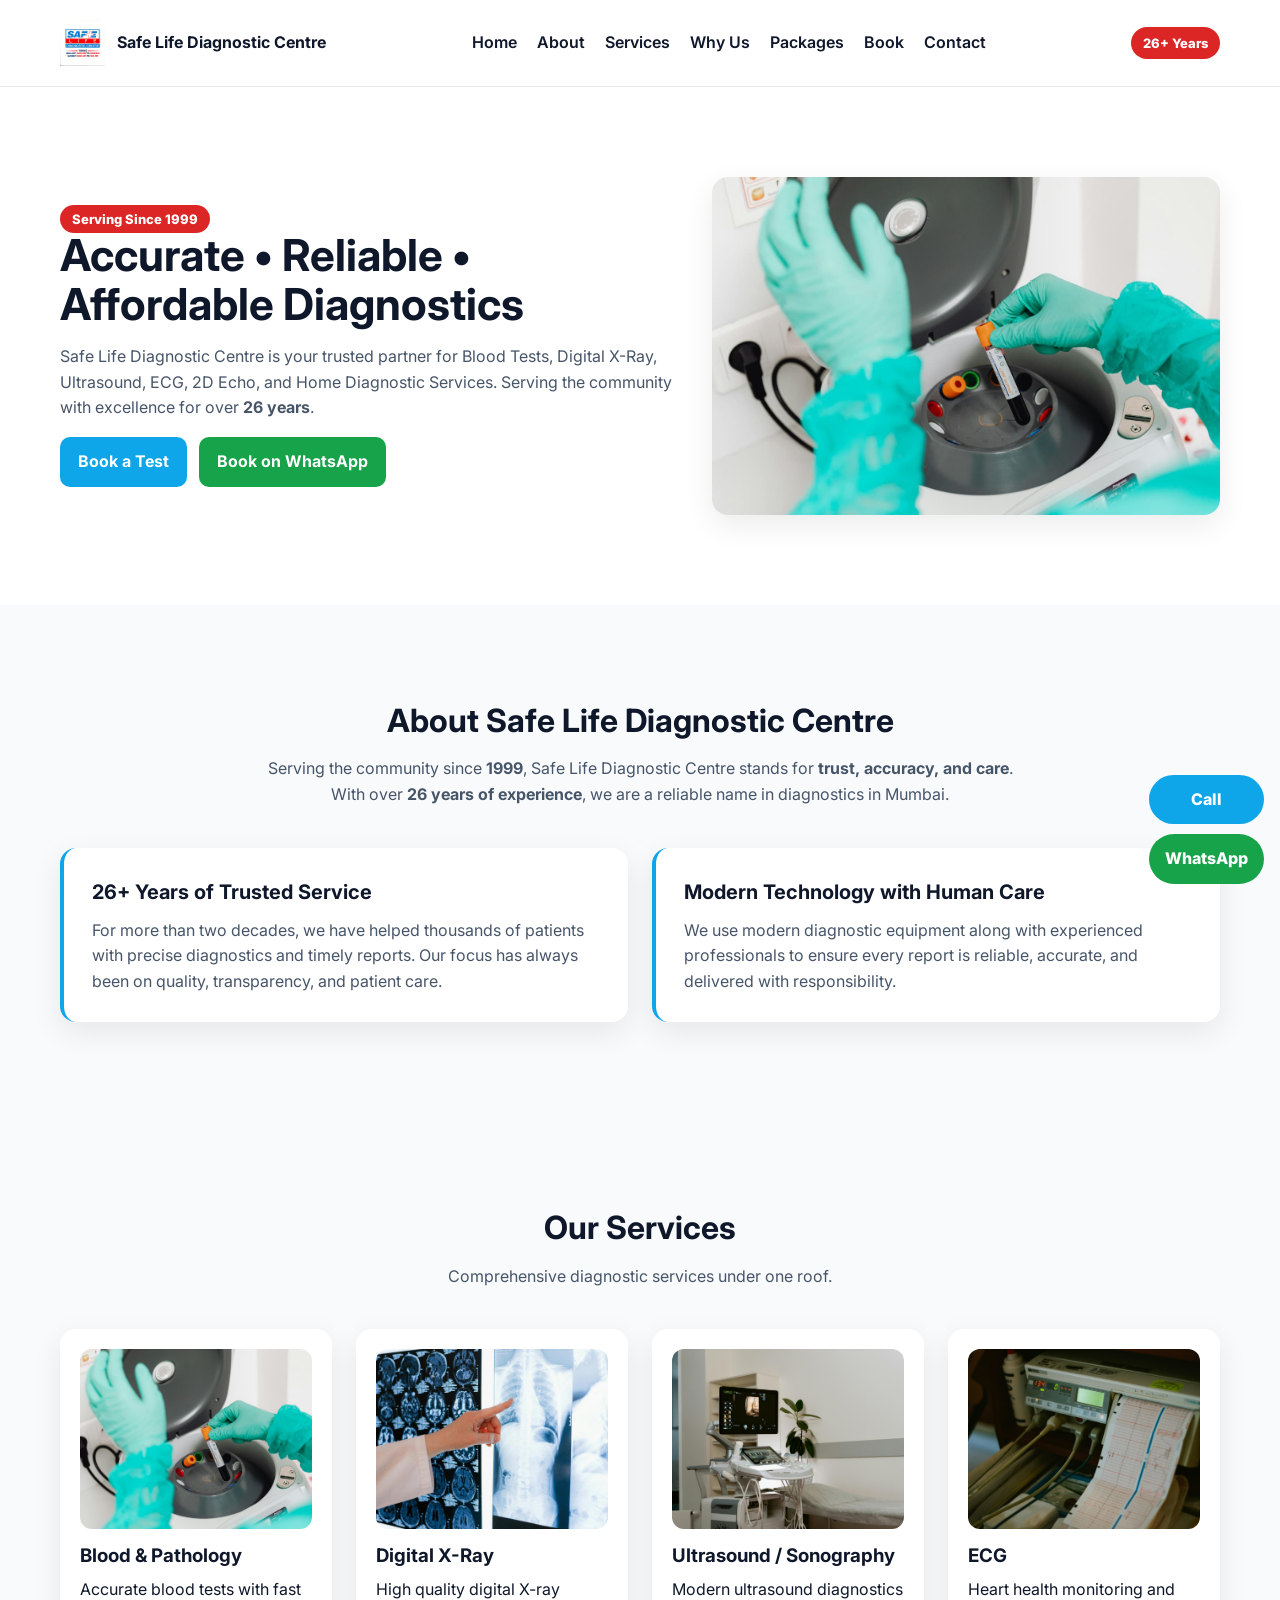
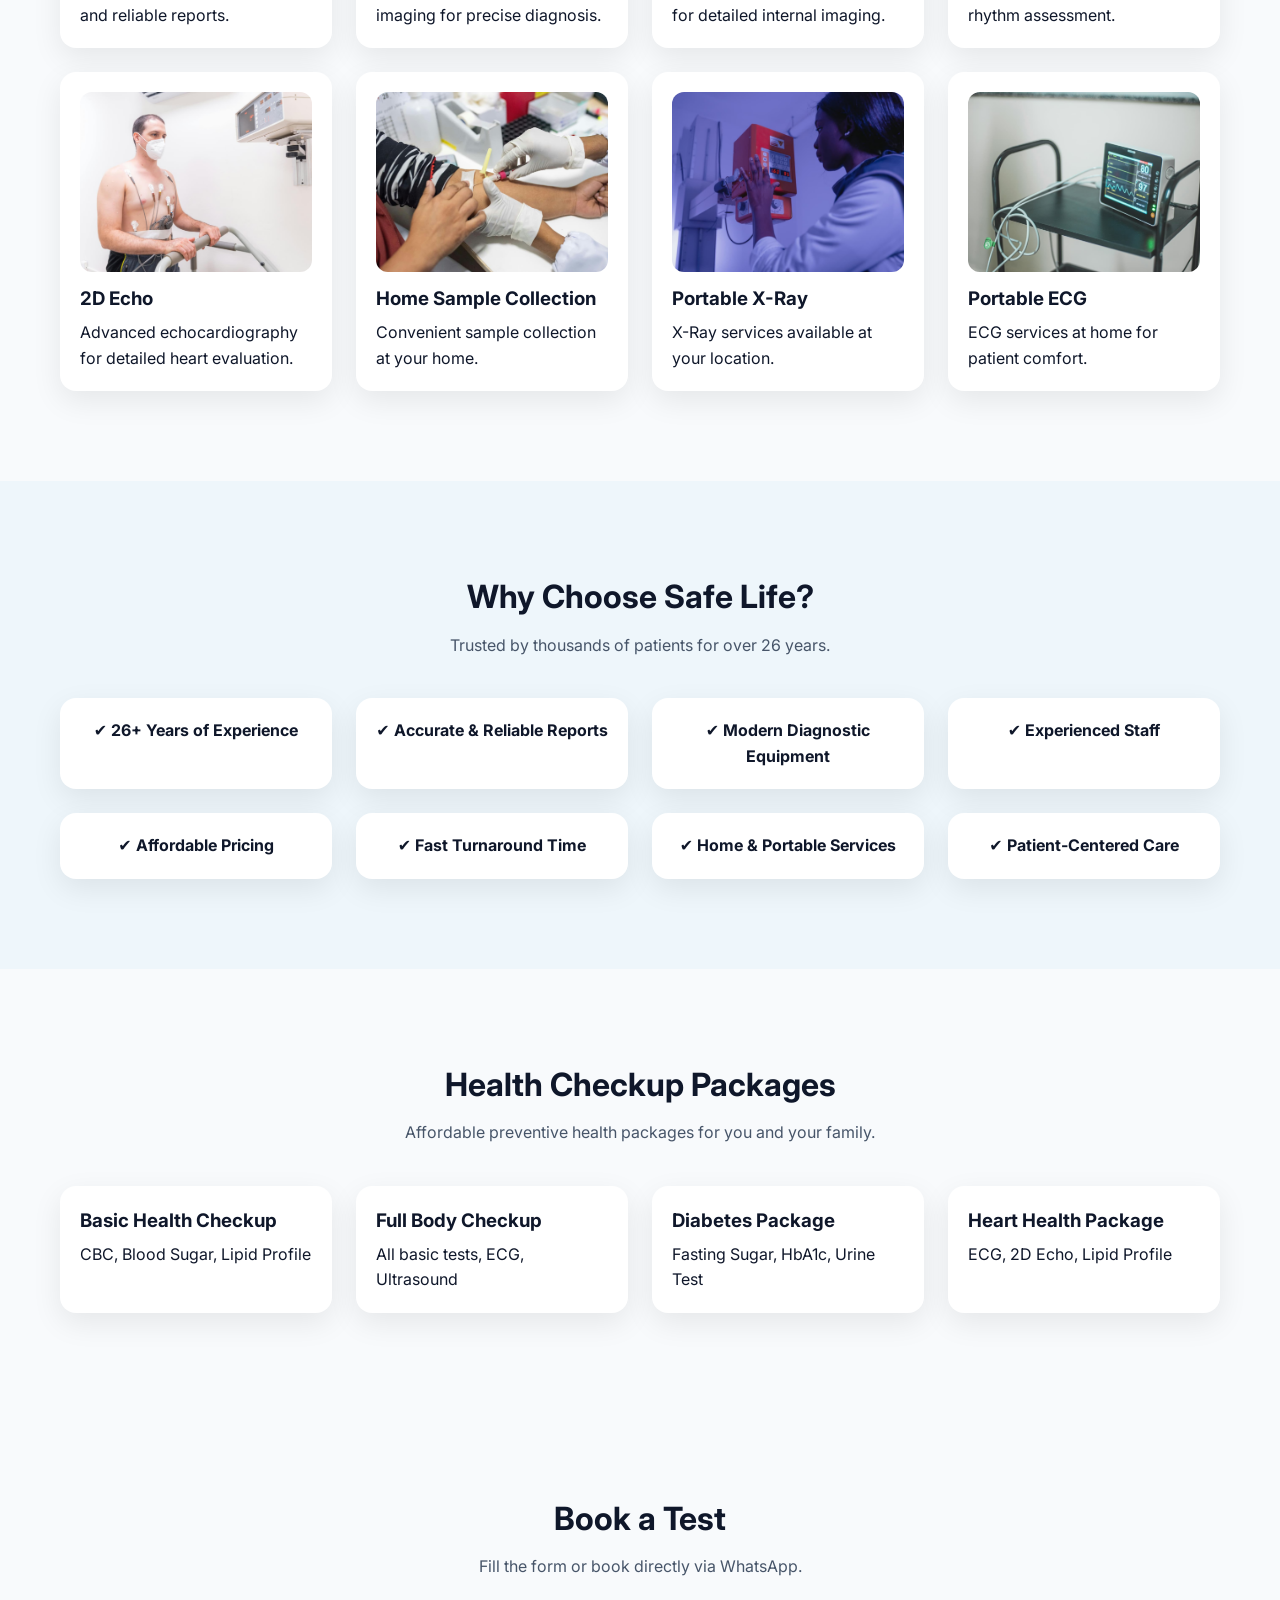
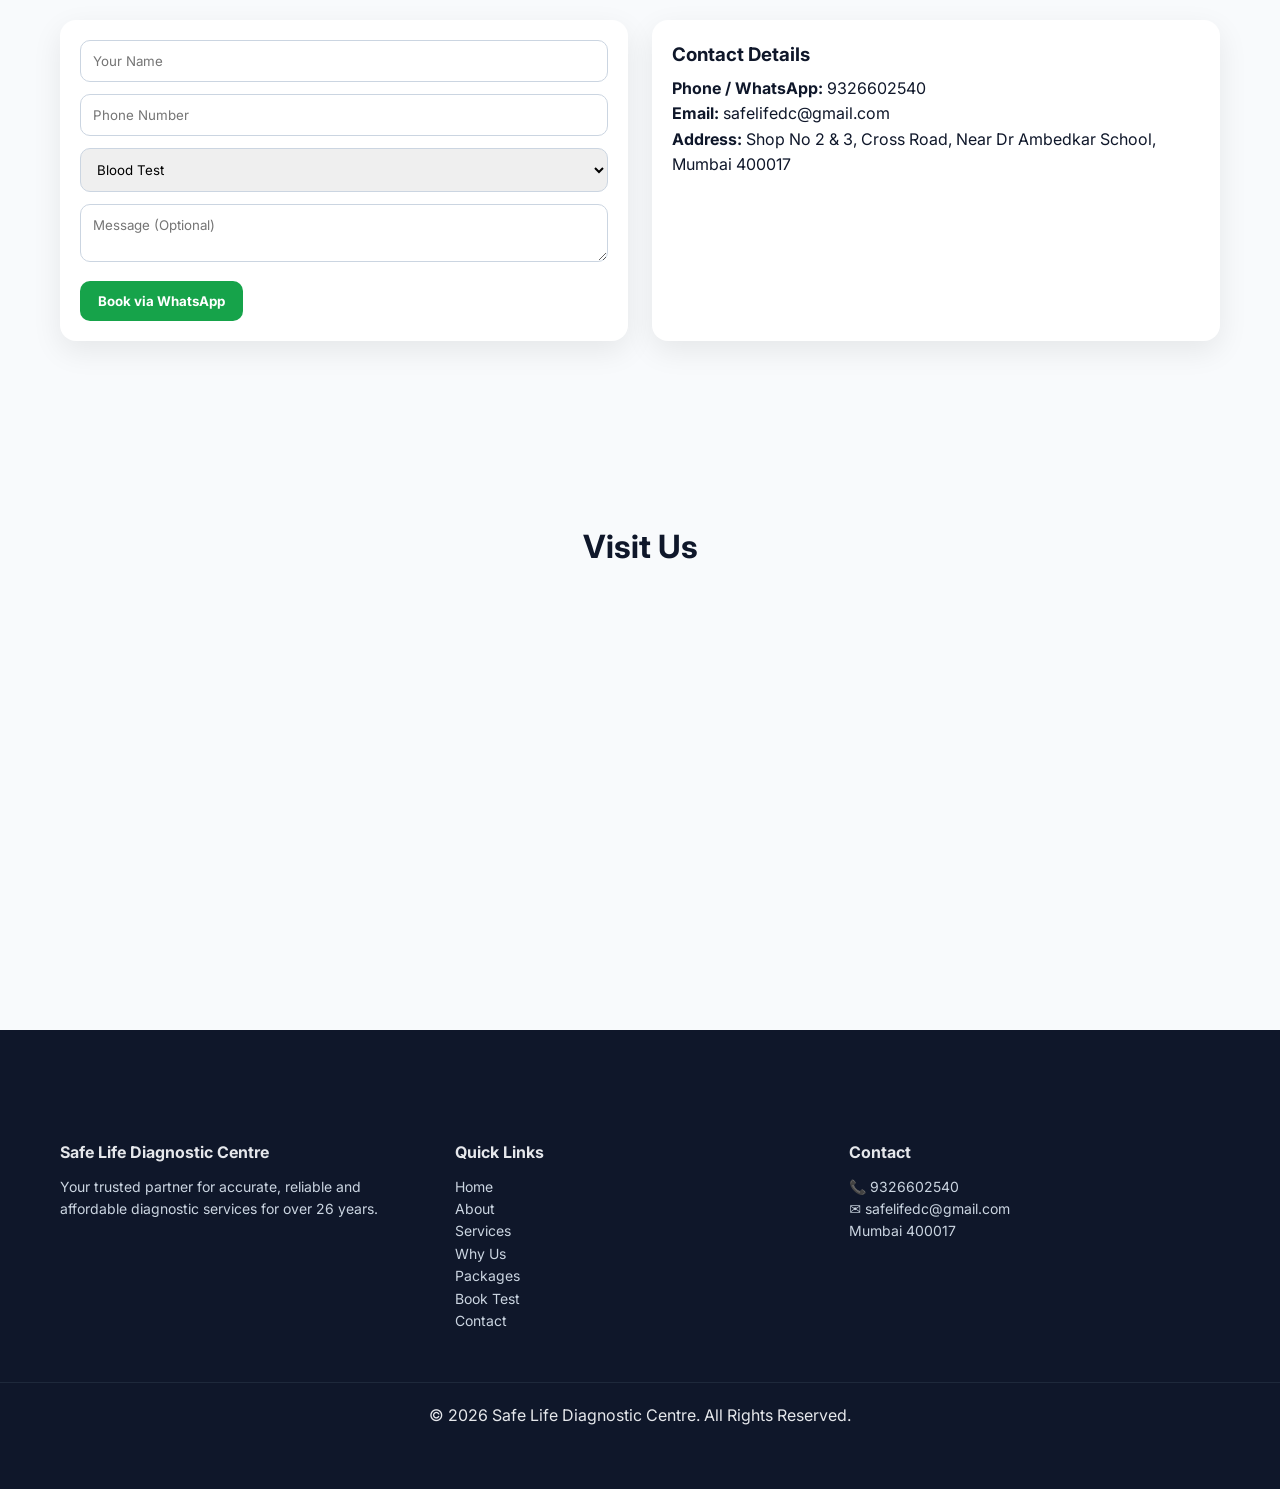
<file: index.html>
<!DOCTYPE html>
<html lang="en">
<head>
<meta charset="UTF-8">
<meta name="viewport" content="width=device-width, initial-scale=1.0">
<title>Safe Life Diagnostic Centre | Accurate • Reliable • Affordable Diagnostics</title>
<meta name="description" content="Safe Life Diagnostic Centre, Mumbai. 26+ years of trusted diagnostics. Blood Tests, Digital X-Ray, Ultrasound, ECG, 2D Echo, Home Sample Collection, Portable X-Ray and Portable ECG. Call 9326602540 or WhatsApp for booking.">

<!-- Simple clean typography -->
<link href="https://fonts.googleapis.com/css2?family=Inter:wght@300;400;600;700;800&display=swap" rel="stylesheet">

<style>
:root{
  --primary:#0ea5e9;
  --secondary:#16a34a;
  --accent:#dc2626;
  --dark:#0f172a;
  --muted:#475569;
  --light:#f8fafc;
  --card:#ffffff;
  --shadow:0 10px 30px rgba(0,0,0,0.08);
  --radius:16px;
}
*{box-sizing:border-box;margin:0;padding:0}
body{
  background:var(--light);
  color:var(--dark);
  line-height:1.6;
  font-family:Inter,system-ui,sans-serif;
}
h1,h2,h3,h4{font-weight:700}
a{text-decoration:none;color:inherit}
img{max-width:100%;display:block}
.container{max-width:1200px;margin:auto;padding:20px}

/* ===== LOADER ===== */
#loader{
  position:fixed;
  inset:0;
  background:#ffffff;
  display:flex;
  align-items:center;
  justify-content:center;
  z-index:9999;
}
.loader-box{text-align:center}
.loader-box h1{
  font-size:52px;
  font-weight:800;
  letter-spacing:2px;
  background:linear-gradient(90deg, #0ea5e9, #dc2626);
  -webkit-background-clip:text;
  -webkit-text-fill-color:transparent;
}
.loader-line{
  width:220px;
  height:4px;
  background:#e5e7eb;
  border-radius:999px;
  overflow:hidden;
  margin:16px auto 0;
}
.loader-line span{
  display:block;
  height:100%;
  width:40%;
  background:#0ea5e9;
  animation:loading 1.2s infinite;
}
@keyframes loading{
  0%{transform:translateX(-100%)}
  100%{transform:translateX(300%)}
}

/* Header */
header{position:sticky;top:0;z-index:100;background:#fff;border-bottom:1px solid #e5e7eb}
.nav{display:flex;align-items:center;justify-content:space-between;gap:16px}
.nav-left{display:flex;align-items:center;gap:12px}
.nav img{height:46px}
.nav ul{display:flex;gap:20px;list-style:none;font-weight:600}
.nav ul a{color:#0f172a}
.badge{background:var(--accent);color:#fff;padding:6px 12px;border-radius:999px;font-weight:800;font-size:13px}

/* Buttons */
.btn{display:inline-block;padding:12px 18px;border-radius:10px;font-weight:700;border:none;cursor:pointer;font-family:Inter}
.btn-primary{background:var(--primary);color:#fff}
.btn-secondary{background:var(--secondary);color:#fff}

/* Hero */
.hero{background:#ffffff}
.hero-grid{display:grid;grid-template-columns:1.1fr 0.9fr;gap:32px;align-items:center}
.hero h1{font-size:44px;line-height:1.1}
.hero p{margin:16px 0;color:var(--muted)}
.hero img{width:100%;border-radius:var(--radius);box-shadow:var(--shadow)}

/* Sections */
section{padding:70px 0}
h2{text-align:center;font-size:32px;margin-bottom:10px}
.subtitle{text-align:center;color:var(--muted);max-width:760px;margin:0 auto 40px}

/* Grids */
.grid{display:grid;gap:24px}
.grid-3{grid-template-columns:repeat(auto-fit,minmax(260px,1fr))}
.grid-4{grid-template-columns:repeat(auto-fit,minmax(220px,1fr))}

/* Cards */
.card{background:var(--card);border-radius:var(--radius);padding:20px;box-shadow:var(--shadow)}
.card img{width:100%;height:180px;object-fit:cover;border-radius:12px;margin-bottom:12px}
.card h3{margin-bottom:6px}

/* About highlight */
.about-highlight{
  display:grid;
  grid-template-columns:1fr 1fr;
  gap:24px;
  margin-top:30px;
}
.about-box{
  background:#ffffff;
  padding:28px;
  border-radius:var(--radius);
  box-shadow:var(--shadow);
  border-left:4px solid var(--primary);
}
.about-box h3{font-size:20px;margin-bottom:10px}
.about-box p{color:var(--muted)}

/* Why */
.why{background:#eef6fb}
.why-item{text-align:center;font-weight:700}

/* Booking */
.book-grid{display:grid;grid-template-columns:1fr 1fr;gap:24px}
input,select,textarea{
  width:100%;
  padding:12px;
  border-radius:10px;
  border:1px solid #cbd5e1;
  margin-bottom:12px;
  font-family:Inter;
}

/* Footer */
footer{
  background:#0f172a;
  color:#e5e7eb;
  padding:90px 0 40px;
}
footer h4{margin-bottom:10px}
footer p,footer li{font-size:14px;color:#cbd5e1}
footer ul{list-style:none}
.footer-bottom{text-align:center;padding:20px;border-top:1px solid #1e293b;margin-top:30px}

/* Floating buttons */
.floating{position:fixed;right:16px;bottom:16px;display:flex;flex-direction:column;gap:10px;z-index:200}
.floating a{padding:12px 16px;border-radius:999px;color:#fff;font-weight:800;text-align:center}
.call{background:var(--primary)}
.wa{background:var(--secondary)}

@media(max-width:900px){
  .hero-grid,.book-grid,.about-highlight{grid-template-columns:1fr}
  .hero h1{font-size:32px}
  .nav ul{display:none}
}
</style>
</head>
<body>

<!-- LOADER -->
<div id="loader">
  <div class="loader-box">
    <h1>SAFE LIFE</h1>
    <div class="loader-line"><span></span></div>
  </div>
</div>

<header>
  <div class="container nav">
    <div class="nav-left">
      <img src="logo.png" alt="Safe Life Logo">
      <strong>Safe Life Diagnostic Centre</strong>
    </div>
    <ul>
      <li><a href="#home">Home</a></li>
      <li><a href="#about">About</a></li>
      <li><a href="#services">Services</a></li>
      <li><a href="#why">Why Us</a></li>
      <li><a href="#packages">Packages</a></li>
      <li><a href="#book">Book</a></li>
      <li><a href="#contact">Contact</a></li>
    </ul>
    <span class="badge">26+ Years</span>
  </div>
</header>

<!-- HERO -->
<section id="home" class="hero">
  <div class="container hero-grid">
    <div>
      <span class="badge">Serving Since 1999</span>
      <h1>Accurate • Reliable • Affordable Diagnostics</h1>
      <p>
        Safe Life Diagnostic Centre is your trusted partner for Blood Tests, Digital X-Ray, Ultrasound, ECG, 2D Echo, and Home Diagnostic Services.
        Serving the community with excellence for over <strong>26 years</strong>.
      </p>
      <div style="display:flex;gap:12px;flex-wrap:wrap">
        <a class="btn btn-primary" href="#book">Book a Test</a>
        <a class="btn btn-secondary" href="https://wa.me/919326602540?text=Hello%20Safe%20Life%20Diagnostic%20Centre,%20I%20would%20like%20to%20book%20a%20diagnostic%20test.%0AName:%0APhone:%0ATest%20Required:%0APreferred%20Date:%0AThank%20you." target="_blank">Book on WhatsApp</a>
      </div>
    </div>
    <div>
      <img src="images/services/pathology.jpeg" alt="Diagnostic Laboratory">
    </div>
  </div>
</section>

<!-- ABOUT -->
<section id="about">
  <div class="container">
    <h2>About Safe Life Diagnostic Centre</h2>
    <p class="subtitle">
      Serving the community since <strong>1999</strong>, Safe Life Diagnostic Centre stands for <strong>trust, accuracy, and care</strong>.
      With over <strong>26 years of experience</strong>, we are a reliable name in diagnostics in Mumbai.
    </p>

    <div class="about-highlight">
      <div class="about-box">
        <h3>26+ Years of Trusted Service</h3>
        <p>
          For more than two decades, we have helped thousands of patients with precise diagnostics and timely reports.
          Our focus has always been on quality, transparency, and patient care.
        </p>
      </div>
      <div class="about-box">
        <h3>Modern Technology with Human Care</h3>
        <p>
          We use modern diagnostic equipment along with experienced professionals to ensure every report is reliable,
          accurate, and delivered with responsibility.
        </p>
      </div>
    </div>
  </div>
</section>

<!-- SERVICES -->
<section id="services">
  <div class="container">
    <h2>Our Services</h2>
    <p class="subtitle">Comprehensive diagnostic services under one roof.</p>
    <div class="grid grid-3">
      <div class="card"><img src="images/services/pathology.jpeg"><h3>Blood & Pathology</h3><p>Accurate blood tests with fast and reliable reports.</p></div>
      <div class="card"><img src="images/services/xray.jpeg"><h3>Digital X-Ray</h3><p>High quality digital X-ray imaging for precise diagnosis.</p></div>
      <div class="card"><img src="images/services/ultrasound.jpeg"><h3>Ultrasound / Sonography</h3><p>Modern ultrasound diagnostics for detailed internal imaging.</p></div>
      <div class="card"><img src="images/services/ecg.jpeg"><h3>ECG</h3><p>Heart health monitoring and rhythm assessment.</p></div>
      <div class="card"><img src="images/services/echo.jpeg"><h3>2D Echo</h3><p>Advanced echocardiography for detailed heart evaluation.</p></div>
      <div class="card"><img src="images/services/home-sample.jpeg"><h3>Home Sample Collection</h3><p>Convenient sample collection at your home.</p></div>
      <div class="card"><img src="images/services/portable-xray.jpeg"><h3>Portable X-Ray</h3><p>X-Ray services available at your location.</p></div>
      <div class="card"><img src="images/services/portable-ecg.jpeg"><h3>Portable ECG</h3><p>ECG services at home for patient comfort.</p></div>
    </div>
  </div>
</section>

<!-- WHY US -->
<section id="why" class="why">
  <div class="container">
    <h2>Why Choose Safe Life?</h2>
    <p class="subtitle">Trusted by thousands of patients for over 26 years.</p>
    <div class="grid grid-4">
      <div class="card why-item">✔ 26+ Years of Experience</div>
      <div class="card why-item">✔ Accurate & Reliable Reports</div>
      <div class="card why-item">✔ Modern Diagnostic Equipment</div>
      <div class="card why-item">✔ Experienced Staff</div>
      <div class="card why-item">✔ Affordable Pricing</div>
      <div class="card why-item">✔ Fast Turnaround Time</div>
      <div class="card why-item">✔ Home & Portable Services</div>
      <div class="card why-item">✔ Patient-Centered Care</div>
    </div>
  </div>
</section>

<!-- PACKAGES -->
<section id="packages">
  <div class="container">
    <h2>Health Checkup Packages</h2>
    <p class="subtitle">Affordable preventive health packages for you and your family.</p>
    <div class="grid grid-4">
      <div class="card"><h3>Basic Health Checkup</h3><p>CBC, Blood Sugar, Lipid Profile</p></div>
      <div class="card"><h3>Full Body Checkup</h3><p>All basic tests, ECG, Ultrasound</p></div>
      <div class="card"><h3>Diabetes Package</h3><p>Fasting Sugar, HbA1c, Urine Test</p></div>
      <div class="card"><h3>Heart Health Package</h3><p>ECG, 2D Echo, Lipid Profile</p></div>
    </div>
  </div>
</section>

<!-- BOOKING -->
<section id="book">
  <div class="container">
    <h2>Book a Test</h2>
    <p class="subtitle">Fill the form or book directly via WhatsApp.</p>
    <div class="book-grid">
      <div class="card">
        <form onsubmit="sendWhatsApp(event)">
          <input id="name" type="text" placeholder="Your Name" required>
          <input id="phone" type="tel" placeholder="Phone Number" required>
          <select id="service">
            <option>Blood Test</option>
            <option>Digital X-Ray</option>
            <option>Ultrasound</option>
            <option>ECG</option>
            <option>2D Echo</option>
            <option>Home Sample Collection</option>
            <option>Portable X-Ray</option>
            <option>Portable ECG</option>
          </select>
          <textarea id="message" placeholder="Message (Optional)"></textarea>
          <button class="btn btn-secondary" type="submit">Book via WhatsApp</button>
        </form>
      </div>
      <div class="card">
        <h3>Contact Details</h3>
        <p><strong>Phone / WhatsApp:</strong> 9326602540</p>
        <p><strong>Email:</strong> safelifedc@gmail.com</p>
        <p><strong>Address:</strong> Shop No 2 & 3, Cross Road, Near Dr Ambedkar School, Mumbai 400017</p>
      </div>
    </div>
  </div>
</section>

<!-- CONTACT -->
<section id="contact">
  <div class="container">
    <h2>Visit Us</h2>
    <iframe src="https://www.google.com/maps?q=Shop%20No%202%20%26%203,%20Near%20Dr%20Ambedkar%20School,%20Mumbai%20400017&output=embed" width="100%" height="350" style="border:0;border-radius:12px"></iframe>
  </div>
</section>

<!-- FOOTER -->
<footer>
  <div class="container grid grid-3">
    <div>
      <h4>Safe Life Diagnostic Centre</h4>
      <p>Your trusted partner for accurate, reliable and affordable diagnostic services for over 26 years.</p>
    </div>
    <div>
      <h4>Quick Links</h4>
      <ul>
        <li>Home</li>
        <li>About</li>
        <li>Services</li>
        <li>Why Us</li>
        <li>Packages</li>
        <li>Book Test</li>
        <li>Contact</li>
      </ul>
    </div>
    <div>
      <h4>Contact</h4>
      <p>📞 9326602540</p>
      <p>✉️ safelifedc@gmail.com</p>
      <p>Mumbai 400017</p>
    </div>
  </div>
  <div class="footer-bottom">© 2026 Safe Life Diagnostic Centre. All Rights Reserved.</div>
</footer>

<!-- Floating Buttons -->
<div class="floating">
  <a class="call" href="tel:9326602540">Call</a>
  <a class="wa" href="https://wa.me/919326602540?text=Hello%20Safe%20Life%20Diagnostic%20Centre,%20I%20would%20like%20to%20book%20a%20diagnostic%20test.%0AName:%0APhone:%0ATest%20Required:%0APreferred%20Date:%0AThank%20you." target="_blank">WhatsApp</a>
</div>

<script>
window.addEventListener("load", function(){
  const loader = document.getElementById("loader");
  setTimeout(()=>{ loader.style.display="none"; }, 600);
});

function sendWhatsApp(e){
  e.preventDefault();
  const name=document.getElementById("name").value;
  const phone=document.getElementById("phone").value;
  const service=document.getElementById("service").value;
  const message=document.getElementById("message").value;
  const text = `Hello Safe Life Diagnostic Centre, I would like to book a diagnostic test.%0AName: ${name}%0APhone: ${phone}%0ATest Required: ${service}%0AMessage: ${message}%0AThank you.`;
  window.open("https://wa.me/919326602540?text="+text, "_blank");
}
</script>
<!--Start of Tawk.to Script-->
<script type="text/javascript">
var Tawk_API=Tawk_API||{}, Tawk_LoadStart=new Date();
(function(){
var s1=document.createElement("script"),s0=document.getElementsByTagName("script")[0];
s1.async=true;
s1.src='https://embed.tawk.to/699ab2440873b81c360ae73f/1ji24gnif';
s1.charset='UTF-8';
s1.setAttribute('crossorigin','*');
s0.parentNode.insertBefore(s1,s0);
})();
</script>
<!--End of Tawk.to Script-->
</body>
</html>
</file>
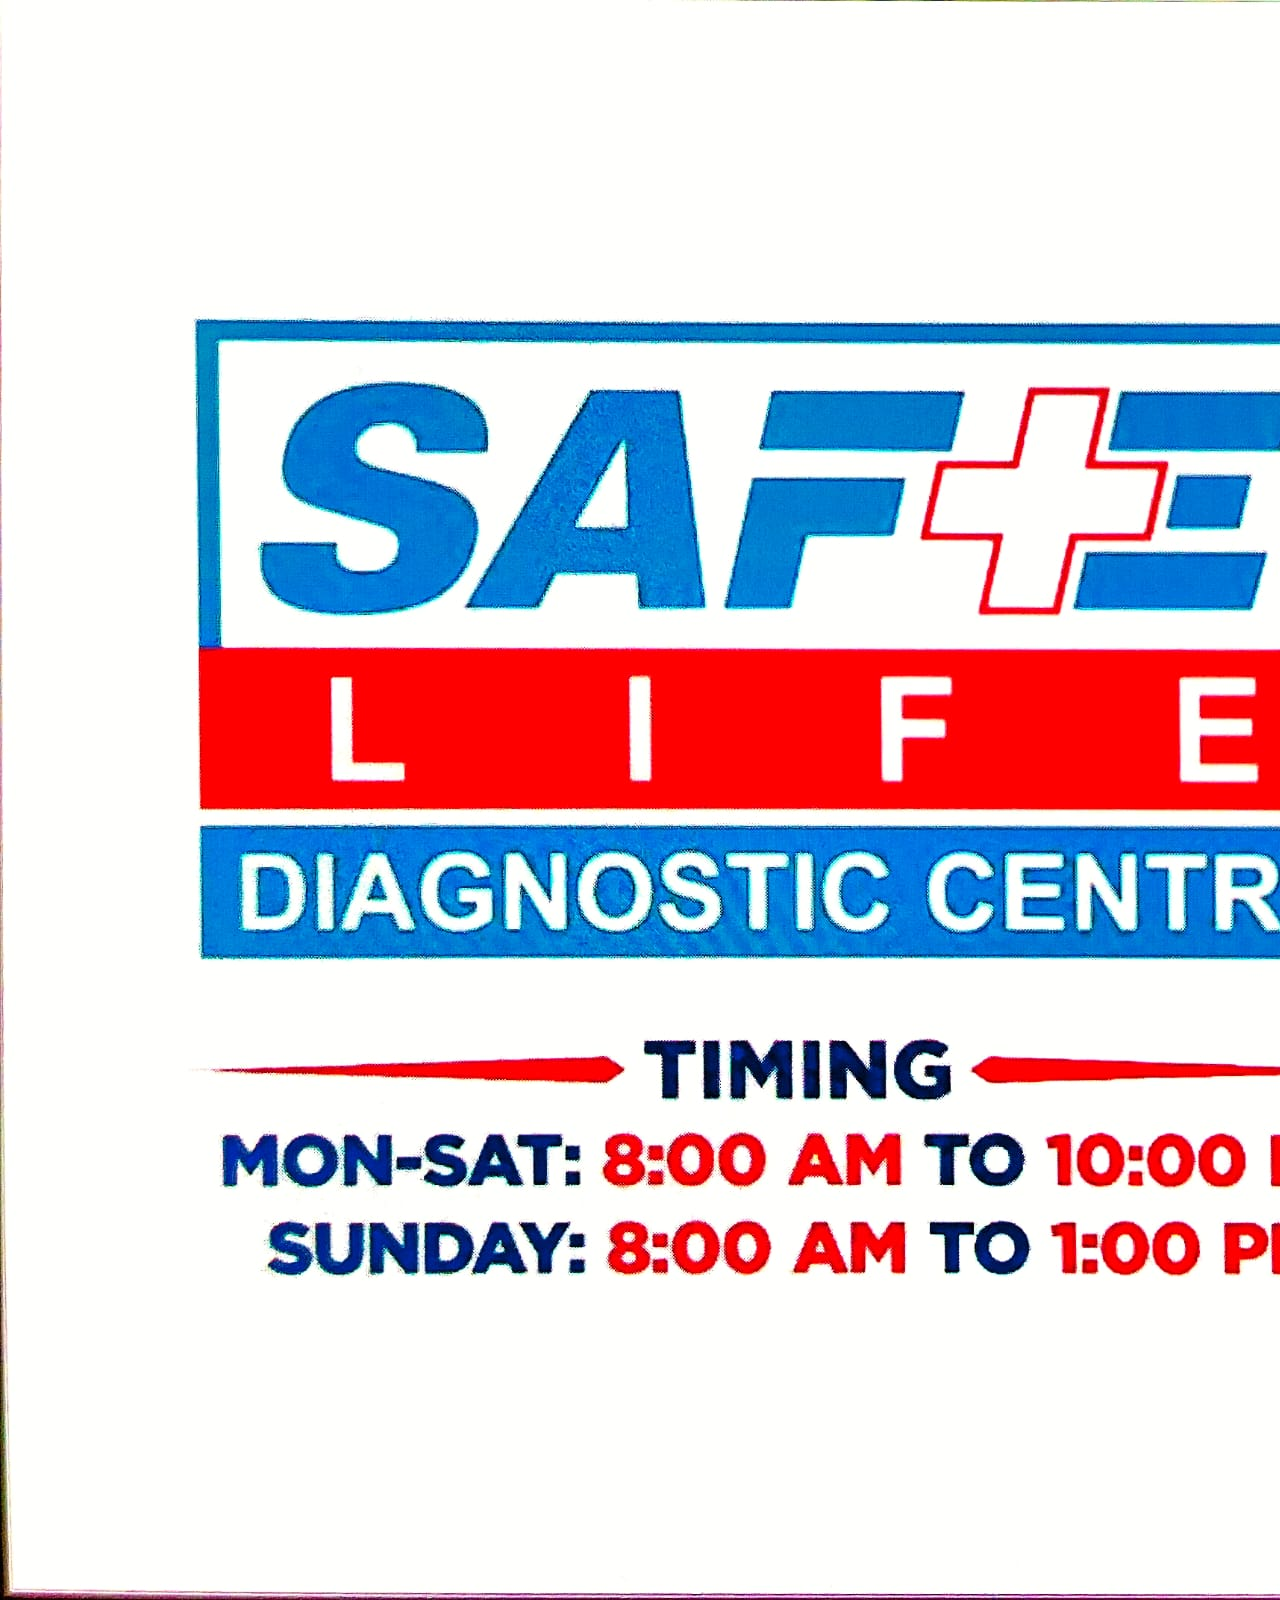
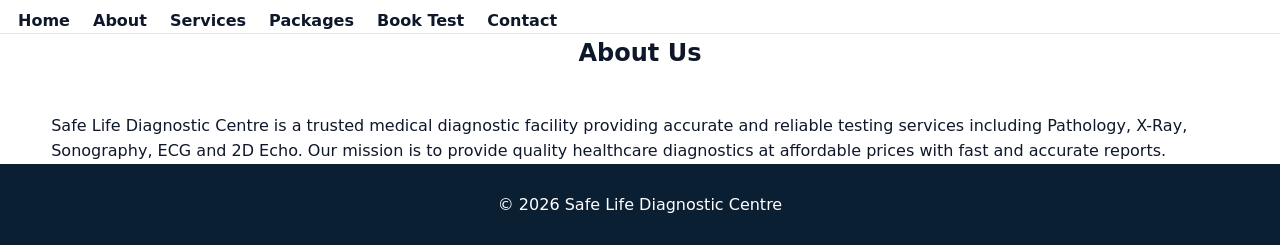
<file: about.html>
<!DOCTYPE html>
<html>
<head>
  <title>About - Safe Life Diagnostic Centre</title>
  <link rel="stylesheet" href="style.css">
</head>
<body>

<header>
  <img src="logo.png">
  <nav>
    <a href="index.html">Home</a>
    <a href="about.html">About</a>
    <a href="services.html">Services</a>
    <a href="packages.html">Packages</a>
    <a href="book.html">Book Test</a>
    <a href="contact.html">Contact</a>
  </nav>
</header>

<div class="container">
  <h2 class="section-title">About Us</h2>
  <p>
    Safe Life Diagnostic Centre is a trusted medical diagnostic facility providing accurate and reliable testing services including Pathology, X-Ray, Sonography, ECG and 2D Echo.
    Our mission is to provide quality healthcare diagnostics at affordable prices with fast and accurate reports.
  </p>
</div>

<footer>
  <p>© 2026 Safe Life Diagnostic Centre</p>
</footer>

</body>
</html>
</file>
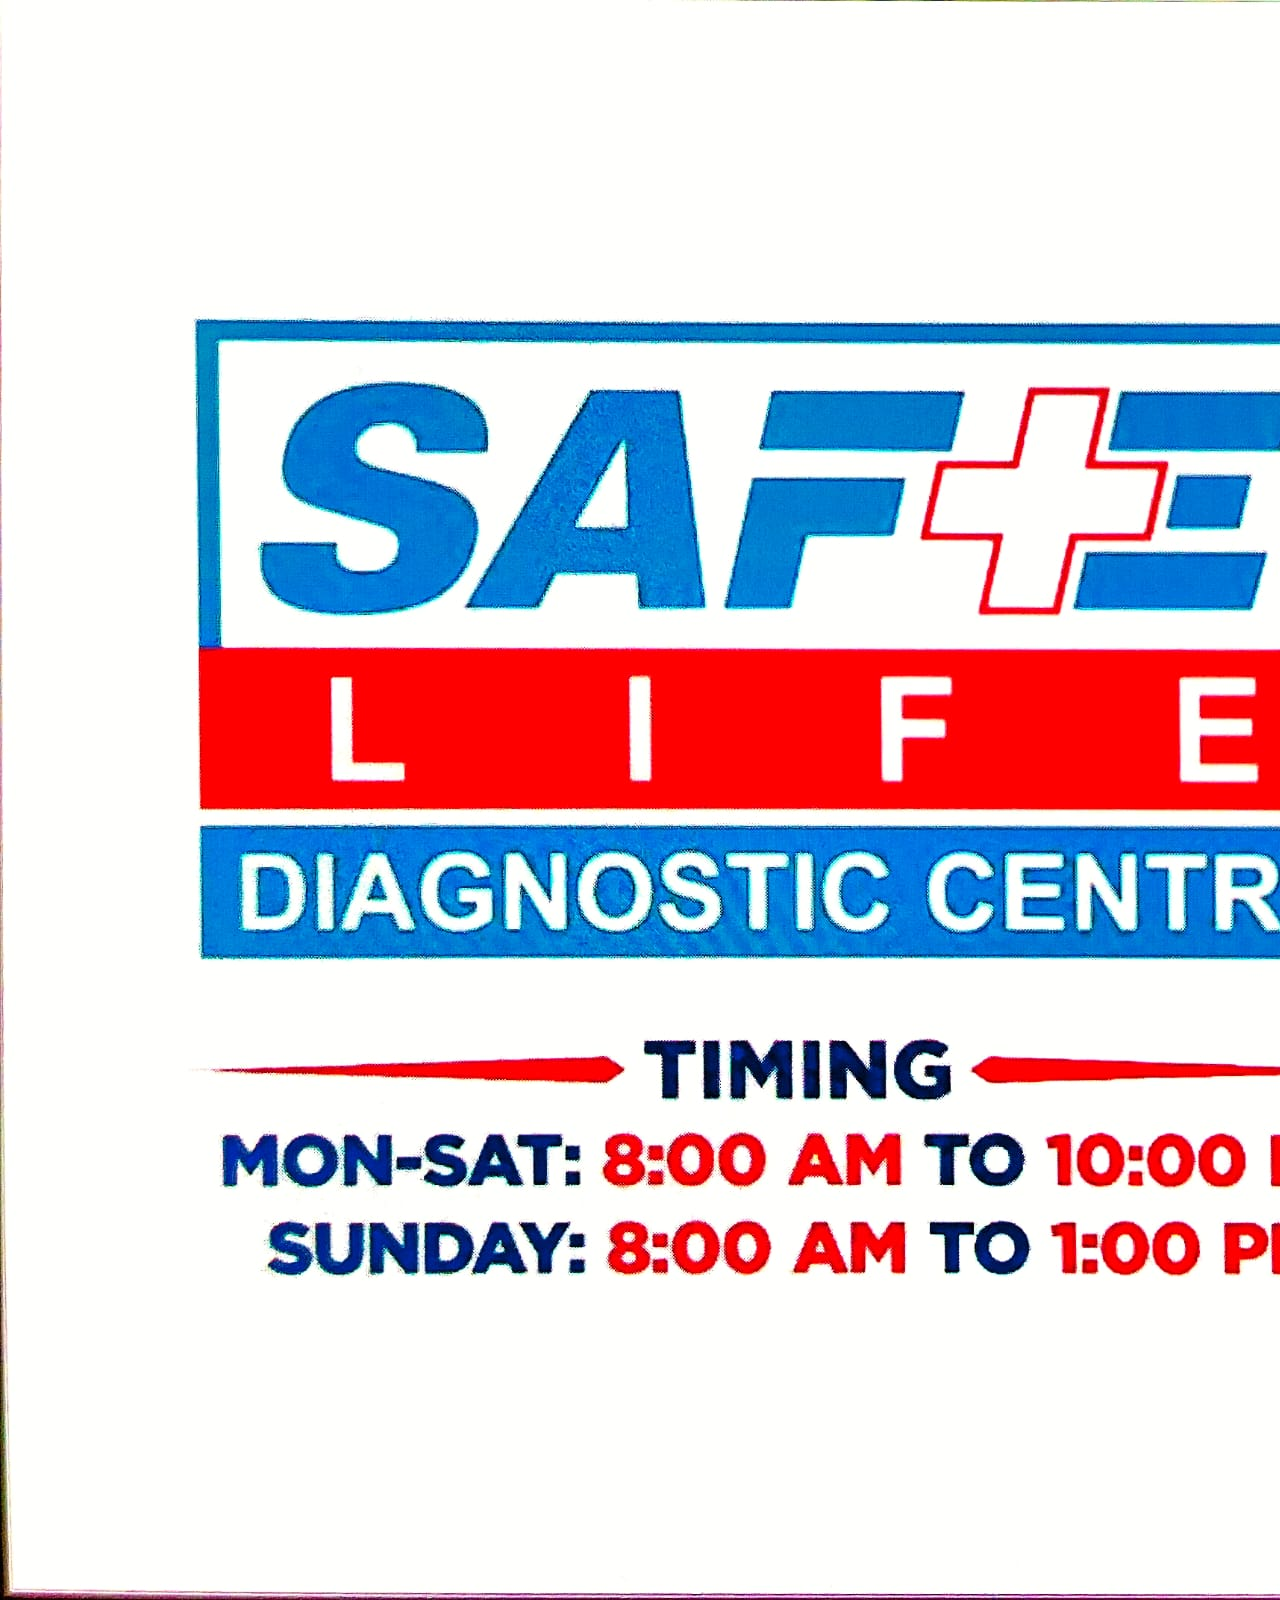
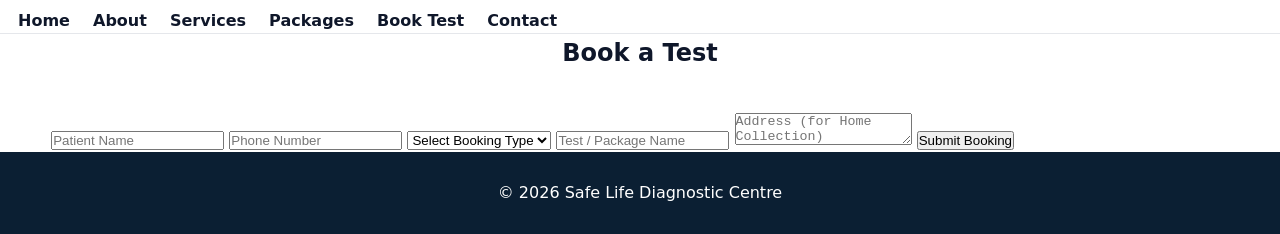
<file: book.html>
<!DOCTYPE html>
<html>
<head>
  <title>Book Test - Safe Life Diagnostic Centre</title>
  <link rel="stylesheet" href="style.css">
  <script src="script.js"></script>
</head>
<body>

<header>
  <img src="logo.png">
  <nav>
    <a href="index.html">Home</a>
    <a href="about.html">About</a>
    <a href="services.html">Services</a>
    <a href="packages.html">Packages</a>
    <a href="book.html">Book Test</a>
    <a href="contact.html">Contact</a>
  </nav>
</header>

<div class="container">
  <h2 class="section-title">Book a Test</h2>

  <form onsubmit="showConfirmation(event)">
    <input type="text" placeholder="Patient Name" required>
    <input type="tel" placeholder="Phone Number" required>
    <select required>
      <option value="">Select Booking Type</option>
      <option>Regular Test</option>
      <option>Package</option>
      <option>Home Collection</option>
    </select>
    <input type="text" placeholder="Test / Package Name" required>
    <textarea placeholder="Address (for Home Collection)"></textarea>
    <button type="submit">Submit Booking</button>
  </form>
</div>

<footer>
  <p>© 2026 Safe Life Diagnostic Centre</p>
</footer>

</body>
</html>
</file>
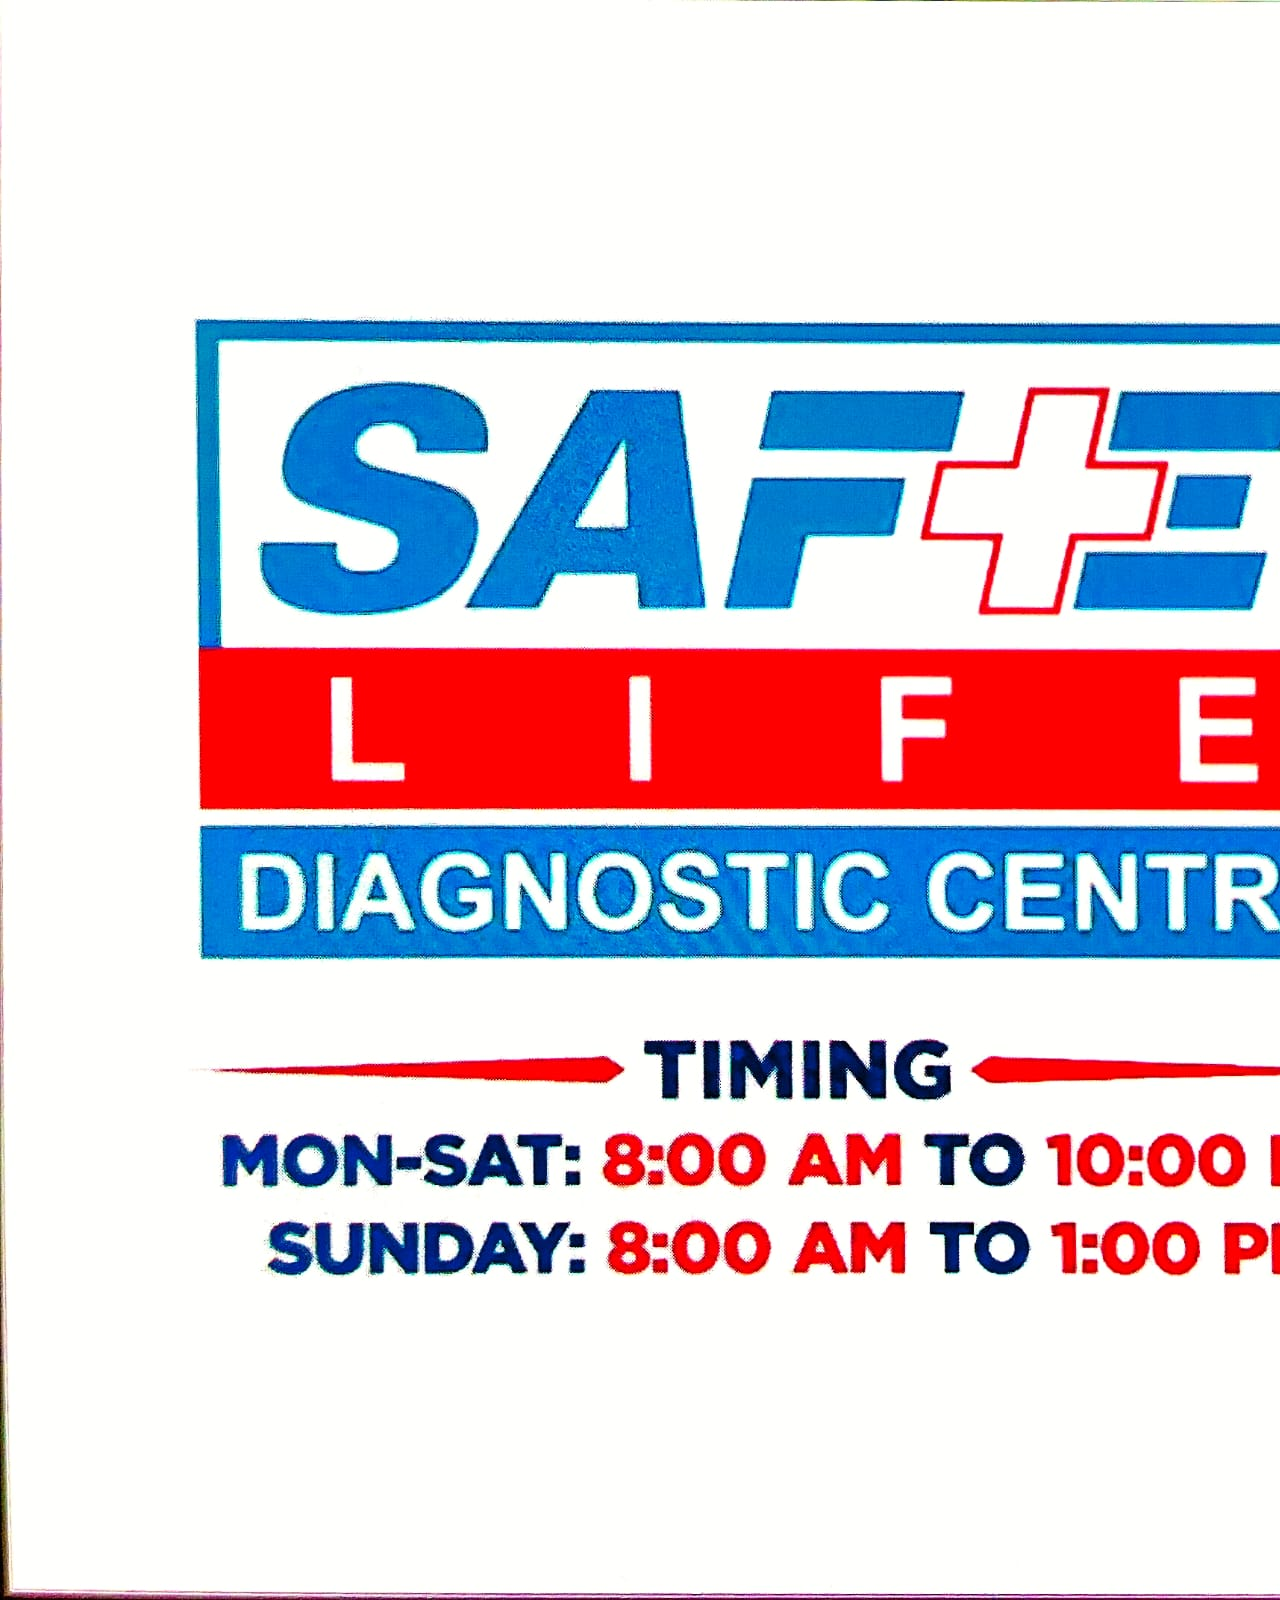
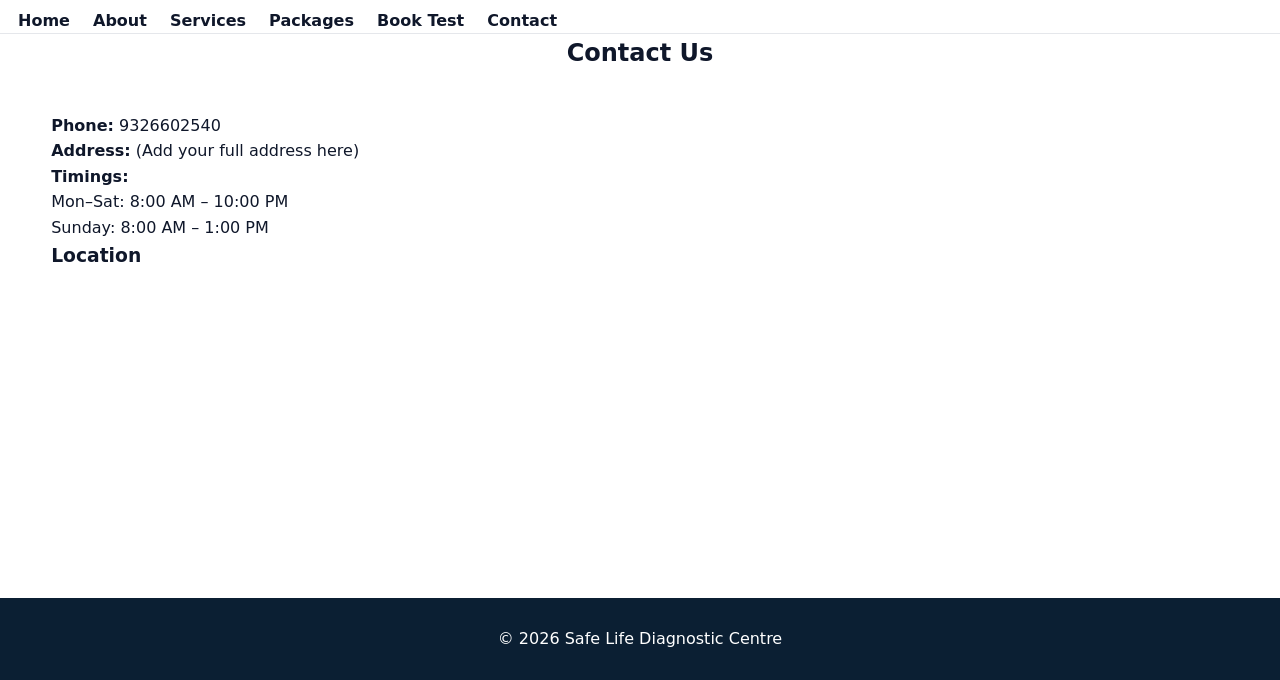
<file: contact.html>
<!DOCTYPE html>
<html>
<head>
  <title>Contact - Safe Life Diagnostic Centre</title>
  <link rel="stylesheet" href="style.css">
</head>
<body>

<header>
  <img src="logo.png">
  <nav>
    <a href="index.html">Home</a>
    <a href="about.html">About</a>
    <a href="services.html">Services</a>
    <a href="packages.html">Packages</a>
    <a href="book.html">Book Test</a>
    <a href="contact.html">Contact</a>
  </nav>
</header>

<div class="container">
  <h2 class="section-title">Contact Us</h2>
  <p><strong>Phone:</strong> 9326602540</p>
  <p><strong>Address:</strong> (Add your full address here)</p>
  <p><strong>Timings:</strong><br>
    Mon–Sat: 8:00 AM – 10:00 PM<br>
    Sunday: 8:00 AM – 1:00 PM
  </p>

  <h3>Location</h3>
  <iframe class="map"
    src="https://www.google.com/maps?q=mumbai&output=embed">
  </iframe>
</div>

<footer>
  <p>© 2026 Safe Life Diagnostic Centre</p>
</footer>

</body>
</html>
</file>
<file: style.css>
:root{
  --blue:#0b5ed7;
  --light:#eaf2ff;
  --dark:#0f172a;
  --muted:#64748b;
  --green:#25d366;
  --border:#e5e7eb;
}

*{margin:0;padding:0;box-sizing:border-box}
body{
  font-family:system-ui,-apple-system,Segoe UI,Roboto,Arial,sans-serif;
  background:#fff;color:var(--dark);line-height:1.6;
}
a{text-decoration:none;color:inherit}
.container{width:92%;max-width:1200px;margin:auto}

/* Header */
header{
  position:sticky;top:0;z-index:1000;
  background:rgba(255,255,255,0.9);
  backdrop-filter:blur(10px);
  border-bottom:1px solid var(--border);
}
.nav{display:flex;align-items:center;justify-content:space-between;padding:14px 0}
.brand{display:flex;align-items:center;gap:10px;font-weight:800;color:var(--blue)}
.logo{width:40px;height:auto}
nav a{margin-left:18px;font-weight:600}
.actions .btn{margin-left:10px}

/* Buttons */
.btn{
  padding:10px 16px;border-radius:12px;font-weight:700;color:#fff;display:inline-block
}
.call{background:var(--blue)}
.wa{background:var(--green)}

/* Hero */
.hero{position:relative;height:80vh;min-height:520px;overflow:hidden}
.hero-slider{position:absolute;inset:0}
.hero-slider img{
  width:100%;height:100%;object-fit:cover;
  position:absolute;inset:0;opacity:0;transition:opacity 1s ease;
}
.hero-slider img.active{opacity:1}

.hero::after{
  content:"";position:absolute;inset:0;
  background:linear-gradient(to right, rgba(11,94,215,0.7), rgba(11,94,215,0.2));
}

.hero-content{
  position:relative;z-index:2;
  height:100%;display:flex;flex-direction:column;justify-content:center;
  color:#fff;max-width:700px;
}
.hero-content h1{font-size:48px;margin-bottom:10px}
.hero-content p{font-size:20px;margin-bottom:8px}
.hero-content .sub{font-size:18px;color:#e5e7eb;margin-bottom:20px}

/* Sections */
section{padding:80px 0}
.section-title{text-align:center;margin-bottom:40px}
.section-title h2{color:var(--blue);font-size:32px;margin-bottom:6px}
.section-title p{color:var(--muted)}

.grid{
  display:grid;
  grid-template-columns:repeat(auto-fit,minmax(240px,1fr));
  gap:22px;
}
.card{
  background:#fff;border:1px solid var(--border);border-radius:18px;
  padding:26px;transition:.3s;
}
.card:hover{transform:translateY(-6px);box-shadow:0 16px 40px rgba(0,0,0,0.08)}
.card h3{color:var(--blue);margin-bottom:6px}
.card p{color:var(--muted)}

/* Trust */
.trust{background:var(--light)}
.trust-box{
  background:#fff;border-radius:24px;padding:36px;
  display:flex;align-items:center;justify-content:space-between;gap:20px;flex-wrap:wrap;
  box-shadow:0 12px 30px rgba(0,0,0,0.06);
}
.trust-circle{
  width:140px;height:140px;border-radius:50%;
  border:4px solid var(--blue);
  display:flex;align-items:center;justify-content:center;
  color:var(--blue);font-weight:900;font-size:22px;text-align:center;
}

/* Timings */
.timings{
  max-width:520px;margin:auto;background:#fff;border:1px solid var(--border);
  border-radius:20px;padding:28px;text-align:center;
}

/* Contact */
.contact{background:var(--light)}
.contact-grid{display:grid;grid-template-columns:1fr 1fr;gap:32px}
iframe{width:100%;height:320px;border:0;border-radius:20px}

/* Footer */
footer{background:#0b1f33;color:#fff;text-align:center;padding:28px 0}

/* Responsive */
@media(max-width:900px){
  .hero-content h1{font-size:34px}
  .contact-grid{grid-template-columns:1fr}
}
</file>
